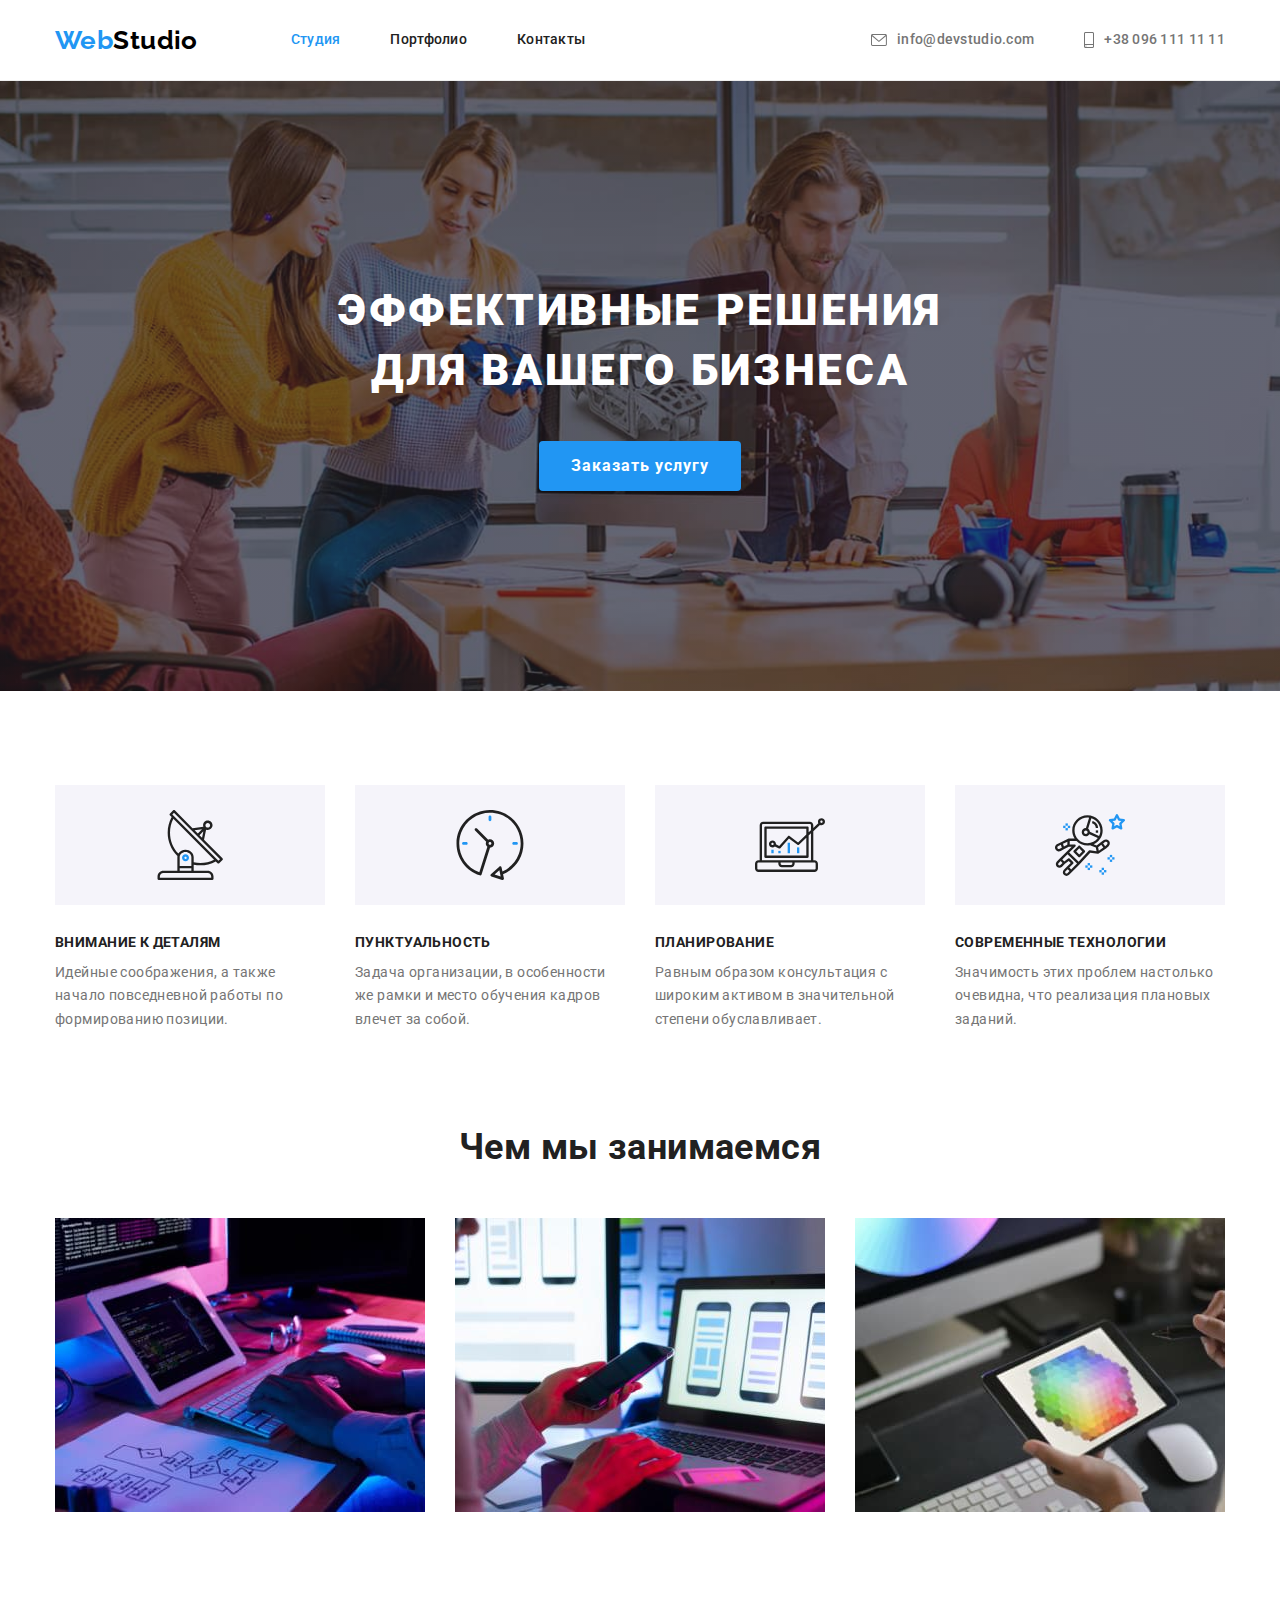
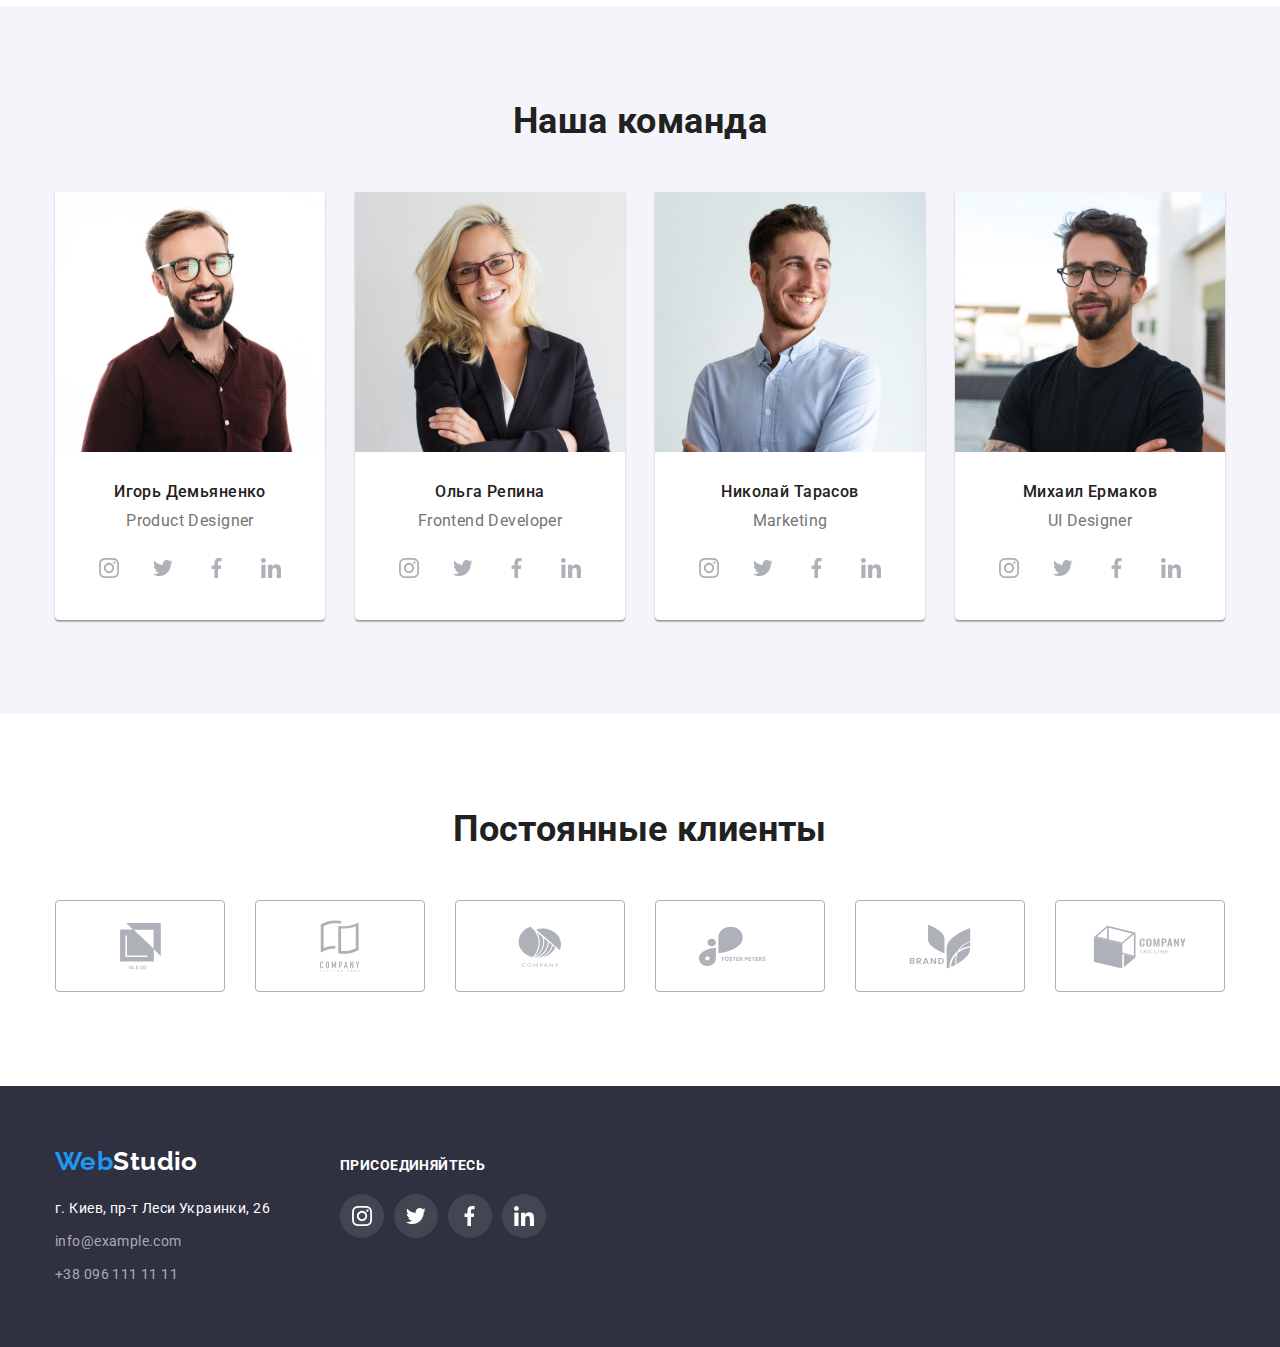
<file: index.html>
<!DOCTYPE html>
<html lang="ru">
  <head>
    <meta charset="UTF-8" />
    <meta http-equiv="X-UA-Compatible" content="IE=edge" />
    <meta name="viewport" content="width=device-width, initial-scale=1.0" />
    <title>WebStudio - главная</title>
    <link
      href="https://fonts.googleapis.com/css2?family=Raleway:wght@700&family=Roboto:wght@400;500;700;900&display=swap"
      rel="stylesheet"
    />
    <link
      rel="stylesheet"
      href="https://cdnjs.cloudflare.com/ajax/libs/modern-normalize/1.1.0/modern-normalize.min.css"
    />
    <link rel="stylesheet" href="./css/styles.css" />
  </head>

  <body>
    <!============== Navigation ===============>
    <header class="header">
      <div class="container menu">
        <nav class="nav">
          <a href="./index.html" class="logo-header logo-flex">Web<span>Studio</span></a>
          <ul class="nav-flex">
            <li><a href="./index.html" class="link current">Студия</a></li>
            <li><a href="./portfolio.html" class="link">Портфолио</a></li>
            <li><a href="#" class="link">Контакты</a></li>
          </ul>
        </nav>
        <ul class="list contact-flex">
          <li><a href="mailto:info@devstudio.com" class="link mail">
            <svg class="icon-mail">
              <use href="./images/icon.svg#icon-mail" ></use>
            </svg> info@devstudio.com</a></li>
          <li><a href="tel:+380961111111" class="link phone">
            <svg class="icon-phone">
              <use href="./images/icon.svg#icon-smartphone"></use>
            </svg> +38 096 111 11 11</a></li>
        </ul>
      </div>
    </header>

    <main>
      <!============== Hero =============>
      <section class="section-hero overlay">
        <div class="container">
          <h1 class="title">Эффективные решения для вашего бизнеса</h1>
          <button type="button" class="main-button">Заказать услугу</button>
        </div>
      </section>
      <!========= Benefits =========>
      <section class="section-benefits">
        <div class="container">
          <h2 class="title-none">Наши приимущества</h2>
          <ul class="benefits-flex">
            <li class="list-benefits">
              <div class="icon">
                <svg class="antena">
                  <use href="./images/icon.svg#icon-antena"></use>
                </svg>
              </div>
              <h3 class="title title-benefits">Внимание к деталям</h3>
              <p>
                Идейные соображения, а также начало повседневной работы по формированию позиции.
              </p>
            </li>
            <li class="list-benefits">
              <div class="icon">
                <svg class="clock"><use href="./images/icon.svg#icon-clock"></use></svg>
              </div>
              <h3 class="title title-benefits">Пунктуальность</h3>
              <p>
                Задача организации, в особенности же рамки и место обучения кадров влечет за собой.
              </p>
            </li>
            <li class="list-benefits">
              <div class="icon">
                <svg class="diagram"><use href="./images/icon.svg#icon-diagram"></use></svg>
              </div>
              <h3 class="title title-benefits">Планирование</h3>
              <p>
                Равным образом консультация с широким активом в значительной степени обуславливает.
              </p>
            </li>
            <li class="list-benefits">
              <div class="icon">
                <svg class="astronaut"><use href="./images/icon.svg#icon-astronaut"></use></svg>
              </div>
              <h3 class="title title-benefits">Современные технологии</h3>
              <p>Значимость этих проблем настолько очевидна, что реализация плановых заданий.</p>
            </li>
          </ul>
        </div>
      </section>
      <!========= About us =========>
      <section class="section-about">
        <div class="container">
          <h2 class="title">Чем мы занимаемся</h2>

          <ul class="about-flex">
            <li>
              <img src="./images/img.jpg" alt="Набирает текст на клавиатуре" width="370" />
            </li>
            <li>
              <img src="./images/img1.jpg" alt="Держит телефон в руке" width="370" />
            </li>
            <li>
              <img src="./images/img2.jpg" alt="Держит планшет в руках" width="370" />
            </li>
          </ul>
        </div>
      </section>
      <!=========== Team =============>
      <section class="section-team">
        <h2 class="section-title">Наша команда</h2>

        <div class="container">
          <ul class="team-flex">
            <li class="team-cards">
              <img src="./images/ihor.jpg" alt="Игорь Демьяненко" width="270" />
              <div class="card">
                <h3 class="title">Игорь Демьяненко</h3>
                <p class="text-team" lang="en">Product Designer</p>
                <ul class="social-box-list">
                  <li>
                    <a class="social-box-link" href="#">
                      <svg lang="en" aria-label="instagram icon" class="social-icon">
                        <use href="./images/icon.svg#icon-instagram"></use>
                      </svg>
                    </a>
                  </li>
                  <li>
                    <a class="social-box-link" href="">
                      <svg lang="en" aria-label="twiter icon" class="social-icon">
                        <use href="./images/icon.svg#icon-twiter"></use>
                      </svg>
                    </a>
                  </li>
                  <li>
                    <a class="social-box-link" href="">
                      <svg lang="en" aria-label="facebook icon" class="social-icon">
                        <use href="./images/icon.svg#icon-facebook"></use>
                      </svg>
                    </a>
                  </li>
                  <li>
                    <a class="social-box-link" href="">
                      <svg lang="en" aria-label="linkedin icon" class="social-icon">
                        <use href="./images/icon.svg#icon-linkedin"></use>
                      </svg>
                    </a>
                  </li>
                </ul>
              </div>
            </li>
            <li class="team-cards">
              <img src="./images/olga.jpg" alt="Ольга Репина" width="270" />
              <div class="card">
                <h3 class="title">Ольга Репина</h3>
                <p class="text-team" lang="en">Frontend Developer</p>
                <ul class="social-box-list">
                  <li>
                    <a class="social-box-link" href="#">
                      <svg lang="en" aria-label="instagram icon" class="social-icon">
                        <use href="./images/icon.svg#icon-instagram"></use>
                      </svg>
                    </a>
                  </li>
                  <li>
                    <a class="social-box-link" href="">
                      <svg lang="en" aria-label="twiter icon" class="social-icon">
                        <use href="./images/icon.svg#icon-twiter"></use>
                      </svg>
                    </a>
                  </li>
                  <li>
                    <a class="social-box-link" href="">
                      <svg lang="en" aria-label="facebook icon" class="social-icon">
                        <use href="./images/icon.svg#icon-facebook"></use>
                      </svg>
                    </a>
                  </li>
                  <li>
                    <a class="social-box-link" href="">
                      <svg lang="en" aria-label="linkedin icon" class="social-icon">
                        <use href="./images/icon.svg#icon-linkedin"></use>
                      </svg>
                    </a>
                  </li>
                </ul>
              </div>
            </li>
            <li class="team-cards">
              <img src="./images/nikola.jpg" alt="Николай Тарасов" width="270" />
              <div class="card">
                <h3 class="title">Николай Тарасов</h3>
                <p class="text-team" lang="en">Marketing</p>
                <ul class="social-box-list">
                  <li>
                    <a class="social-box-link" href="#">
                      <svg lang="en" aria-label="instagram icon" class="social-icon">
                        <use href="./images/icon.svg#icon-instagram"></use>
                      </svg>
                    </a>
                  </li>
                  <li>
                    <a class="social-box-link" href="">
                      <svg lang="en" aria-label="twiter icon" class="social-icon">
                        <use href="./images/icon.svg#icon-twiter"></use>
                      </svg>
                    </a>
                  </li>
                  <li>
                    <a class="social-box-link" href="">
                      <svg lang="en" aria-label="facebook icon" class="social-icon">
                        <use href="./images/icon.svg#icon-facebook"></use>
                      </svg>
                    </a>
                  </li>
                  <li>
                    <a class="social-box-link" href="">
                      <svg lang="en" aria-label="linkedin icon" class="social-icon">
                        <use href="./images/icon.svg#icon-linkedin"></use>
                      </svg>
                    </a>
                  </li>
                </ul>
              </div>
            </li>
            <li class="team-cards">
              <img src="./images/mihail.jpg" alt="Михил Ермаков" width="270" />
              <div class="card">
                <h3 class="title">Михаил Ермаков</h3>
                <p class="text-team" lang="en">UI Designer</p>
                <ul class="social-box-list">
                  <li>
                    <a class="social-box-link" href="#">
                      <svg lang="en" aria-label="instagram icon" class="social-icon">
                        <use href="./images/icon.svg#icon-instagram"></use>
                      </svg>
                    </a>
                  </li>
                  <li>
                    <a class="social-box-link" href="">
                      <svg lang="en" aria-label="twiter icon" class="social-icon">
                        <use href="./images/icon.svg#icon-twiter"></use>
                      </svg>
                    </a>
                  </li>
                  <li>
                    <a class="social-box-link" href="">
                      <svg lang="en" aria-label="facebook icon" class="social-icon">
                        <use href="./images/icon.svg#icon-facebook"></use>
                      </svg>
                    </a>
                  </li>
                  <li>
                    <a class="social-box-link" href="">
                      <svg lang="en" aria-label="linkedin icon" class="social-icon">
                        <use href="./images/icon.svg#icon-linkedin"></use>
                      </svg>
                    </a>
                  </li>
                </ul>
              </div>
            </li>
          </ul>
        </div>
      </section>
      <!============ Clients ===========>
      <section class="section-clients">
        <h2 class="section-title">Постоянные клиенты</h2>
        <div class="container">
          <ul class="list-clients">
            <li class="list-clients-item">
              <a class="list-link-clients" href="#">
                <svg  aria-label="логотип постоянного клиента" class="clients-icon client-icon-one">
                  <use href="./images/icon.svg#icon-client1"></use>
                </svg>
              </a>
            </li>
            <li class="list-clients-item">
              <a class="list-link-clients" href="#">
                <svg  aria-label="логотип постоянного клиента" class="clients-icon client-icon-two">
                  <use href="./images/icon.svg#icon-client2"></use>
                </svg>
              </a>
            </li>
            <li class="list-clients-item">
              <a class="list-link-clients" href="#">
                <svg  aria-label="логотип постоянного клиента" class="clients-icon client-icon-three">
                  <use href="./images/icon.svg#icon-client3"></use>
                </svg>
              </a>
            </li>
            <li class="list-clients-item">
              <a class="list-link-clients" href="#">
                <svg  aria-label="логотип постоянного клиента" class="clients-icon client-icon-four">
                  <use href="./images/icon.svg#icon-client4"></use>
                </svg>
              </a>
            </li>
            <li class="list-clients-item">
              <a class="list-link-clients" href="#">
                <svg  aria-label="логотип постоянного клиента" class="clients-icon client-icon-five">
                  <use href="./images/icon.svg#icon-client5"></use>
                </svg>
              </a>
            </li>
            <li class="list-clients-item">
              <a class="list-link-clients" href="#">
                <svg  aria-label="логотип постоянного клиента" class="clients-icon client-icon-sex">
                  <use href="./images/icon.svg#icon-client6"></use>
                </svg>
              </a>
            </li>
          </ul>
        </div>
      </section>
    </main>
    <!============= Footer ============>
    <footer class="footer">
      <div class="container">
        <div class="footer-main-box">
          <a href="./index.html" class="logo-footer">Web<span>Studio</span></a>
          <address>
            <ul class="list-footer">
              <li class="footer-link">
                <a
                  class="maps-link"
                  href="https://goo.gl/maps/nKGTYEwU94ANi7mf6"
                  target="_blank"
                  rel="noopener noreferrer nofollow"
                  >г. Киев, пр-т Леси Украинки, 26</a
                >
              </li>
              <li class="footer-link">
                <a href="mailto:info@example.com" class="address-link">info@example.com</a>
              </li>
              <li class="footer-link">
                <a href="tel:+380961111111" class="address-link">+38 096 111 11 11</a>
              </li>
            </ul>
          </address>
        </div>
        <div class="footer-secondary-box">
          <p class="title-footer">присоединяйтесь</p>
          <ul class="social-box-list">
                  <li>
                    <a class="social-box-link" href="#">
                      <svg lang="en" aria-label="instagram icon" class="social-icon">
                        <use href="./images/icon.svg#icon-instagram"></use>
                      </svg>
                    </a>
                  </li>
                  <li>
                    <a class="social-box-link" href="">
                      <svg lang="en" aria-label="twiter icon" class="social-icon">
                        <use href="./images/icon.svg#icon-twiter"></use>
                      </svg>
                    </a>
                  </li>
                  <li>
                    <a class="social-box-link" href="">
                      <svg lang="en" aria-label="facebook icon" class="social-icon">
                        <use href="./images/icon.svg#icon-facebook"></use>
                      </svg>
                    </a>
                  </li>
                  <li>
                    <a class="social-box-link" href="">
                      <svg lang="en" aria-label="linkedin icon" class="social-icon">
                        <use href="./images/icon.svg#icon-linkedin"></use>
                      </svg>
                    </a>
                  </li>
                </ul>
        </div>
      </div>
    </footer>
  </body>
</html>
</file>
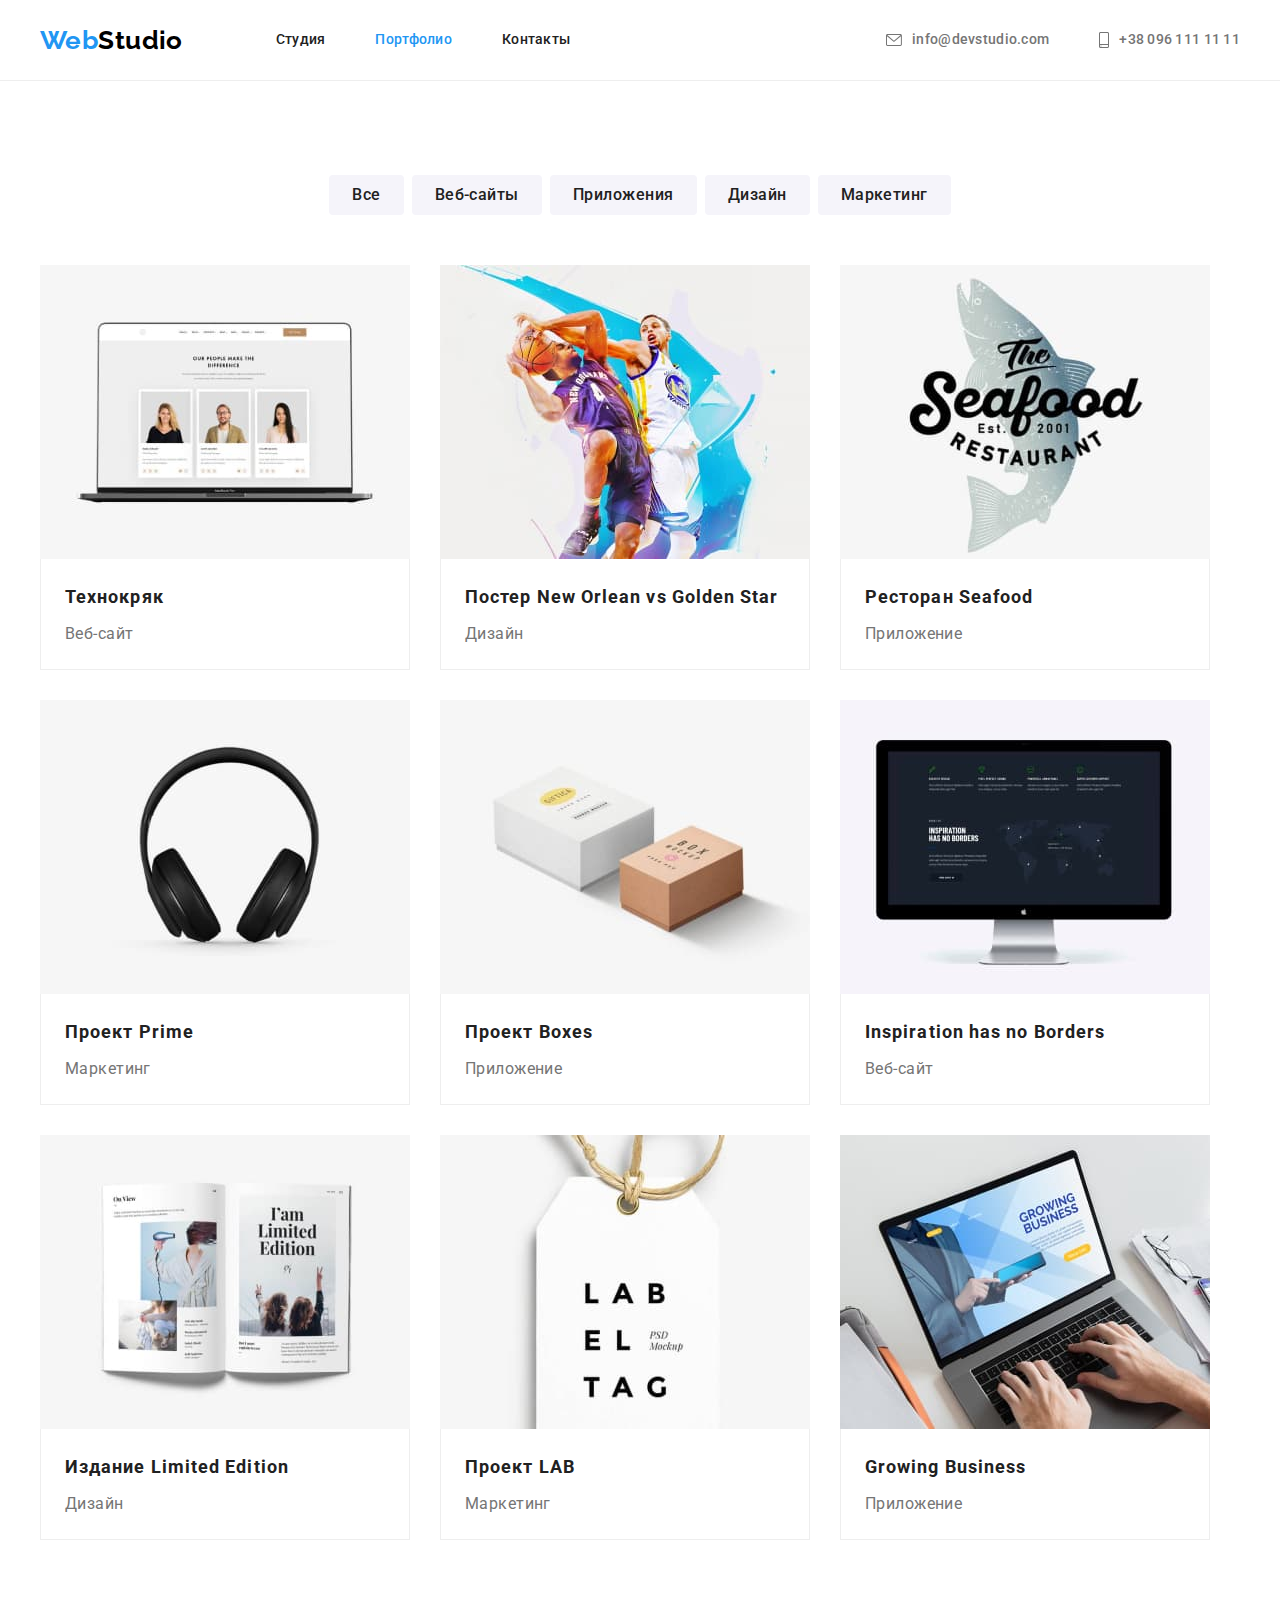
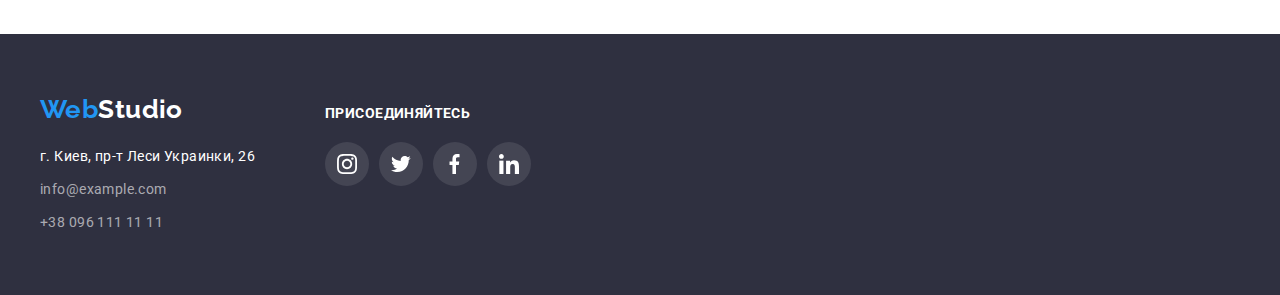
<file: portfolio.html>
<!DOCTYPE html>
<html lang="ru">
  <head>
    <meta charset="UTF-8" />
    <meta http-equiv="X-UA-Compatible" content="IE=edge" />
    <meta name="viewport" content="width=device-width, initial-scale=1.0" />
    <title>WebStudio - портфолио</title>
    <link
      href="https://fonts.googleapis.com/css2?family=Raleway:wght@700&family=Roboto:wght@400;500;700;900&display=swap"
      rel="stylesheet"
    />
    <link rel="stylesheet" href="./css/styles.css" />
  </head>

  <body>
    <!============ Navigation =============>
    <header class="header">
      <div class="container menu">
        <nav class="nav">
          <a href="./index.html" class="logo-header logo-flex">Web<span>Studio</span></a>
          <ul class="nav-flex">
            <li><a href="./index.html" class="link">Студия</a></li>
            <li><a href="./portfolio.html" class="link current">Портфолио</a></li>
            <li><a href="#" class="link">Контакты</a></li>
          </ul>
        </nav>
        <ul class="list contact-flex">
          <li><a href="mailto:info@devstudio.com" class="link mail">
            <svg class="icon-mail">
              <use href="./images/icon.svg#icon-mail" ></use>
            </svg> info@devstudio.com</a></li>
          <li><a href="tel:+380961111111" class="link phone">
            <svg class="icon-phone">
              <use href="./images/icon.svg#icon-smartphone"></use>
            </svg> +38 096 111 11 11</a></li>
        </ul>
      </div>
    </header>

    <main>
      <!========= Filter ==========>
      <section class="portfolio">
        <h1 class="title-none">Наш портфолио</h1>
        <div class="container">
          <ul class="btn-filter">
            <li><button class="button-filter" type="button">Все</button></li>
            <li><button class="button-filter" type="button">Веб-сайты</button></li>
            <li><button class="button-filter" type="button">Приложения</button></li>
            <li><button class="button-filter" type="button">Дизайн</button></li>
            <li><button class="button-filter" type="button">Маркетинг</button></li>
          </ul>
          <div class="cards-filter">
            <ul class="list-card">
              <li>
                <a class="list-card-link" href=""
                  ><img
                    src="./images/portfolio1.jpg"
                    alt="Демонстрация веб-сайта на ноутбуке"
                    width="370"
                  />
                  <div class="card-filter">
                    <h2 class="filter-title">Технокряк</h2>
                    <p class="text-card">Веб-сайт</p>
                  </div>
                </a>
              </li>
              <li>
                <a class="list-card-link" href=""
                  ><img
                    src="./images/portfolio2.jpg"
                    alt="Постер на котором изображены два баскетболиста"
                    width="370"
                  />
                  <div class="card-filter">
                    <h2 class="filter-title">Постер New Orlean vs Golden Star</h2>
                    <p class="text-card">Дизайн</p>
                  </div>
                </a>
              </li>
              <li>
                <a class="list-card-link" href=""
                  ><img src="./images/portfolio3.jpg" alt="Логотип ресторана" width="370" />
                  <div class="card-filter">
                    <h2 lang="en" class="filter-title">Ресторан Seafood</h2>
                    <p class="text-card">Приложение</p>
                  </div>
                </a>
              </li>
              <li>
                <a class="list-card-link" href=""
                  ><img src="./images/portfolio4.jpg" alt="Наушники" width="370" />
                  <div class="card-filter">
                    <h2 lang="en" class="filter-title">Проект Prime</h2>
                    <p class="text-card">Маркетинг</p>
                  </div>
                </a>
              </li>
              <li>
                <a class="list-card-link" href=""
                  ><img src="./images/portfolio5.jpg" alt="Две коробки на столе" width="370" />
                  <div class="card-filter">
                    <h2 lang="en" class="filter-title">Проект Boxes</h2>
                    <p class="text-card">Приложение</p>
                  </div>
                </a>
              </li>
              <li>
                <a class="list-card-link" href=""
                  ><img
                    src="./images/portfolio6.jpg"
                    alt="Демонстрация веб-сайта на мониторе"
                    width="370"
                  />
                  <div class="card-filter">
                    <h2 lang="en" class="filter-title">Inspiration has no Borders</h2>
                    <p class="text-card">Веб-сайт</p>
                  </div>
                </a>
              </li>
              <li>
                <a class="list-card-link" href=""
                  ><img
                    src="./images/portfolio7.jpg"
                    alt="Развернутая книга на столе"
                    width="370"
                  />
                  <div class="card-filter">
                    <h2 lang="en" class="filter-title">Издание Limited Edition</h2>
                    <p class="text-card">Дизайн</p>
                  </div>
                </a>
              </li>
              <li>
                <a class="list-card-link" href=""
                  ><img src="./images/portfolio8.jpg" alt="Бирка для одежды" width="370" />
                  <div class="card-filter">
                    <h2 lang="en" class="filter-title">Проект LAB</h2>
                    <p class="text-card">Маркетинг</p>
                  </div>
                </a>
              </li>
              <li>
                <a class="list-card-link" href=""
                  ><img
                    src="./images/portfolio9.jpg"
                    alt="парень набирает текст на ноутбуке"
                    width="370"
                  />
                  <div class="card-filter">
                    <h2 lang="en" class="filter-title">Growing Business</h2>
                    <p class="text-card">Приложение</p>
                  </div>
                </a>
              </li>
            </ul>
          </div>
        </div>
      </section>
    </main>

    <!=========== Footer =============>
    <footer class="footer">
      <div class="container">
        <div class="footer-main-box">
          <a href="./index.html" class="logo-footer">Web<span>Studio</span></a>
          <address>
            <ul class="list-footer">
              <li class="footer-link">
                <a
                  class="maps-link"
                  href="https://goo.gl/maps/nKGTYEwU94ANi7mf6"
                  target="_blank"
                  rel="noopener noreferrer nofollow"
                  >г. Киев, пр-т Леси Украинки, 26</a
                >
              </li>
              <li class="footer-link">
                <a href="mailto:info@example.com" class="address-link">info@example.com</a>
              </li>
              <li class="footer-link">
                <a href="tel:+380961111111" class="address-link">+38 096 111 11 11</a>
              </li>
            </ul>
          </address>
        </div>
        <div class="footer-secondary-box">
          <p class="title-footer">присоединяйтесь</p>
          <ul class="social-box-list">
                  <li>
                    <a class="social-box-link" href="#">
                      <svg lang="en" aria-label="instagram icon" class="social-icon">
                        <use href="./images/icon.svg#icon-instagram"></use>
                      </svg>
                    </a>
                  </li>
                  <li>
                    <a class="social-box-link" href="">
                      <svg lang="en" aria-label="twiter icon" class="social-icon">
                        <use href="./images/icon.svg#icon-twiter"></use>
                      </svg>
                    </a>
                  </li>
                  <li>
                    <a class="social-box-link" href="">
                      <svg lang="en" aria-label="facebook icon" class="social-icon">
                        <use href="./images/icon.svg#icon-facebook"></use>
                      </svg>
                    </a>
                  </li>
                  <li>
                    <a class="social-box-link" href="">
                      <svg lang="en" aria-label="linkedin icon" class="social-icon">
                        <use href="./images/icon.svg#icon-linkedin"></use>
                      </svg>
                    </a>
                  </li>
                </ul>
        </div>
      </div>
    </footer>
  </body>
</html>
</file>
<file: css/styles.css>
/* current - подсвечивает текущую страницу */

:root {
  --main-color-text: #757575; /* основной цвет текста */
  --title-text-color: #212121; /* Цвет заголовков и навигации */
  --hero-color: #ffffff; /* Hero  color */
  --logo-color: #2196f3; /* основной цвет логотипа */
  --head-logo-color: #000000; /* цвет логотипа щапка */
  --footer-logo-color: #ffffff; /* цвет логотипа подвал*/
  --button-background: #2196f3; /* цвет заливки кнопки */
  --hero-bg-color: #2f303a; /* цвет заливки героя */
  --bg-header: #ffffff; /* BG цвет шапки */
  --bg-footer-hero: #2f3040; /* BG цвет подвала */
  --bg-section: #f5f4fa; /* BG темный цвет секций  */
  --bg-section-light: #e5e5e5; /* BG светлый цвет секций  */
  --nav-hover-color: #2196f3; /* цвет ховера  */
  --address-color: rgba(255, 255, 255, 0.6); /* цвет адреса в подвале  */
  --hover-button: #188ce8;
  --color-border: #eeeeee;
  --bg-portfolio: #ffffff;
  --bg-icon: #f5f4fa;
  --icon-color: #afb1b8;
}

h1,
h2,
h3,
h4,
p {
  margin: 0;
}

img {
  display: block;
}

body {
  margin: 0;
  border: 0;

  font-family: 'Roboto', sans-serif;
  font-size: 14px;
  line-height: 1.7;
  letter-spacing: 0.03em;
  color: var(--main-color-text);
  background-color: var(--bg-header);
}
header {
  border-bottom: 1px solid var(--color-border);
}

a {
  text-decoration: none;
}

ul {
  list-style: none;
  margin: 0;
  padding: 0;
}
footer {
  background-color: var(--bg-footer-hero);
}

button {
  display: inline-block;
  border: 1px solid transparent;
  border-radius: 4px;

  font-family: inherit;
  font-size: 16px;
  align-items: center;
  text-align: center;
  cursor: pointer;
}

.title,
.section-title {
  color: var(--title-text-color);
}

.container {
  width: 1200px;
  margin-left: auto;
  margin-right: auto;
  padding-left: 15px;
  padding-right: 15px;
}
/* ======== HOVER and FOCUS ========== */
.header .link:hover,
.address-link:hover,
.maps-link:hover,
.header .link:focus,
.address-link:focus,
.maps-link:focus,
.nav .link.current {
  color: var(--nav-hover-color);
}
/*============ logo ==============*/
.logo-header,
.logo-footer {
  font-family: 'Raleway', sans-serif;
  font-style: normal;
  font-weight: 700;
  font-size: 26px;
  line-height: 1.19;
  text-decoration: none;
  color: var(--logo-color);
}
.logo-header span {
  color: var(--head-logo-color);
}
.logo-footer span {
  color: var(--footer-logo-color);
}
/*=========== navigation ==============*/
.nav {
  display: flex;
  align-items: center;
}
.logo-flex {
  margin-right: 93px;
}
.nav-flex {
  display: flex;
  gap: 50px;
}

.contact-flex {
  display: flex;
  gap: 50px;
  margin-left: auto;
  align-items: center;
}
.menu {
  display: flex;
  align-items: center;
}

.nav .link {
  display: inline-block;
  padding-top: 32px;
  padding-bottom: 32px;

  font-weight: 500;
  font-size: 14px;
  line-height: 1.14;
  letter-spacing: 0.02em;
  text-decoration: none;
  color: var(--title-text-color);
}

.list .link {
  display: flex;
  align-items: center;
  padding-top: 32px;
  padding-bottom: 32px;

  font-weight: 500;
  font-size: 14px;
  line-height: 1.14;
  letter-spacing: 0.02em;
  text-decoration: none;
  color: var(--main-color-text);
}

.icon-mail {
  margin-right: 10px;
  width: 16px;
  height: 12px;
  fill: var(--main-color-text);
}



.icon-phone {
  margin-right: 10px;
  width: 10px;
  height: 16px;
  fill: var(--main-color-text);
}
.header .link:hover .icon-phone,
.header .link:focus .icon-phone,
.header .link:hover .icon-mail,
.header .link:focus .icon-mail {
  fill: var(--nav-hover-color);
}
/*============HERO===========*/

.section-hero {
  padding-top: 200px;
  padding-bottom: 200px;
  text-align: center;
}

/* ========== Overlay =========== */

.overlay {
  max-width: 1600px;
  min-height: 600px;
  margin-left: auto;
  margin-right: auto;

  background: #c4c4c4;
  background-image: linear-gradient(to left, rgba(47, 48, 58, 0.4), rgba(47, 48, 58, 0.4)),
    url(../images/bg-hero.jpg);
  background-position: center;
  background-size: cover;
}
.section-hero .title {
  margin-left: auto;
  margin-right: auto;
  margin-bottom: 40px;

  width: 696px;
  border-top: 200px;
  font-weight: 900;
  font-size: 44px;
  line-height: 1.36;
  text-align: center;
  letter-spacing: 0.06em;
  text-transform: uppercase;
  color: var(--hero-color);
}

/*============Button-main===========*/

.main-button {
  padding: 10px 32px;
  min-width: 200px;

  font-weight: 700;
  line-height: 1.88;
  letter-spacing: 0.06em;
  background-color: var(--button-background);
  color: var(--hero-color);
  box-shadow: 0px 4px 4px rgba(0, 0, 0, 0.15);
  border: 0ch;
}

.main-button:hover,
.main-button.link:focus {
  background-color: var(--hover-button);
}

/*=========Benefits section===========*/

.section-benefits {
  padding-top: 94px;
}

.section-benefits .title {
  margin-bottom: 10px;

  font-size: 14px;
  line-height: 1.14;
  text-transform: uppercase;
}
.section-benefits > p {
  margin-bottom: 94px;
}

.benefits-flex {
  display: flex;
  gap: 30px;
}

.icon {
  display: flex;
  width: 270px;
  height: 120px;
  margin-bottom: 30px;
  justify-content: center;
  align-items: center;

  background-color: var(--bg-icon);
}
.antena,
.clock,
.diagram,
.astronaut {
  width: 70px;
  height: 70px;
}

/*=========About section=========*/

.section-about {
  padding-top: 94px;
  padding-bottom: 94px;

  text-align: center;
}
.section-about .title {
  margin-bottom: 50px;

  font-size: 36px;
  line-height: 1.17;
  text-align: center;
}

.about-flex {
  display: flex;
  gap: 30px;
}

/*===========section-team=============*/

.team-flex {
  display: flex;
  gap: 30px;
}

.section-team .section-title,
.section-clients .section-title {
  margin-bottom: 50px;

  font-size: 36px;
  line-height: 1.17;
  text-align: center;
}
.section-team .title {
  font-weight: 500;
  font-size: 16px;
  line-height: 1.19;
}

.section-team p {
  font-size: 16px;
  line-height: 1.19;
}

.section-team {
  padding-top: 94px;
  padding-bottom: 94px;

  text-align: center;
  background-color: var(--bg-section);
}

.team-cards {
  width: 270px;

  border-radius: 0px 0px 4px 4px;
  background-color: var(--bg-header);
  box-shadow: 0px 1px 3px rgba(0, 0, 0, 0.12), 0px 1px 1px rgba(0, 0, 0, 0.14),
    0px 2px 1px rgba(0, 0, 0, 0.2);
}

.card {
  padding: 30px;
}

.card .title {
  margin-bottom: 10px;
}
.team {
  display: flex;
  flex-direction: row;
}
.text-team{
  margin-bottom: 16px;
}

.social-box {
  padding-top: 16px;
  padding-bottom: 30px;
}

.social-box-list {
  display: flex;
  column-gap: 10px;
  justify-content: center;
}

.social-box-link {
  display: flex;
  width: 44px;
  height: 44px;
  border-radius: 50%;
  align-items: center;
  justify-content: center;
}

.social-box-link:hover,
.social-box-link:focus {
  background-color: var(--nav-hover-color);
}

.social-box-link:hover .social-icon,
.social-box-link:focus .social-icon {
  fill: var(--hero-color);
}

.social-icon {
  width: 20px;
  height: 20px;
  fill: var(--icon-color);
}

/* ============ Clients =========== */

.section-clients {
  padding-top: 94px;
  padding-bottom: 94px;
}

.list-clients {
  display: flex;
  gap: 30px;
}

.list-link-clients {
  display: flex;
  align-items: center;
  justify-content: center;
  border: 1px solid #afb1b8;
  border-radius: 4px;
  width: 170px;
  height: 92px;
}

.clients-icon {
  fill: var(--icon-color);
}

.list-link-clients:hover,
.list-link-clients:focus {
  border-color: var(--nav-hover-color);
}

.list-link-clients:hover .clients-icon,
.list-link-clients:focus .clients-icon {
  fill: var(--nav-hover-color);
}

.client-icon-one {
  width: 41px;
  height: 46.7px;
}

.client-icon-two {
  width: 40px;
  height: 52px;
}

.client-icon-three {
  width: 43.46px;
  height: 41.18px;
}

.client-icon-four {
  width: 84.44px;
  height: 40.62px;
}

.client-icon-five {
  width: 62.54px;
  height: 45.43px;
}

.client-icon-sex {
  width: 93.79px;
  height: 43.93px;
}
/*============footer============*/

.footer {
  padding-top: 60px;
  padding-bottom: 60px;
}

.address-link,
.maps-link {
  display: block;

  font-size: 14px;
  line-height: 1.71;
  font-style: normal;
  text-decoration: none;
}

.logo-footer {
  display: inline-block;
  margin-bottom: 20px;
}

.maps-link {
  color: var(--hero-color);
}
.address-link {
  color: var(--address-color);
}

.footer-link:not(:last-child) {
  margin-bottom: 9px;
}

.footer-secondary-box .social-icon {
  width: 20px;
  height: 20px;
  fill: var(--footer-logo-color);
}

.footer-secondary-box .social-box-link {
  background: rgba(255, 255, 255, 0.1);
}

.social-box-link:hover,
.social-box-link:focus {
  background-color: var(--nav-hover-color);
}

.social-box-link:hover .social-icon,
.social-box-link:focus .social-icon {
  fill: var(--hero-color);
}

.title-footer {
  margin-bottom: 20px;

  font-weight: 700;
  font-size: 14px;
  line-height: 1.14;
  letter-spacing: 0.03em;
  text-transform: uppercase;
  color: var(--hero-color);
}

.footer .container {
  display: flex;
  align-items: baseline;
}
.footer-main-box {
  margin-right: 70px;
}

/*===========Portfolio============*/

.portfolio {
  padding-top: 94px;
  padding-bottom: 94px;

  background-color: var(--bg-portfolio);
}
.title-none {
  position: absolute;
  white-space: nowrap;
  width: 1px;
  height: 1px;
  overflow: hidden;
  border: 0;
  padding: 0;
  clip: rect(0 0 0 0);
  clip-path: inset(50%);
  margin: -1px;
}
.btn-filter {
  display: flex;
  justify-content: center;
  margin-bottom: 50px;
  gap: 8px;
}

.button-filter {
  padding: 6px 22px;

  font-weight: 500;
  line-height: 1.62;
  letter-spacing: 0.03em;
  border-color: transparent;
  color: var(--title-text-color);
  background-color: var(--bg-section);
}

.cards-filter .list-card {
  display: flex;
  flex-wrap: wrap;
  gap: 30px;
}

.card-filter {
  padding: 20px 24px;
  border-left: 1px solid var(--color-border);
  border-right: 1px solid var(--color-border);
  border-bottom: 1px solid var(--color-border);
}
.button-filter:hover,
.button-filter:focus {
  background-color: var(--button-background);
  color: var(--hero-color);
  box-shadow: 0px 3px 1px rgba(0, 0, 0, 0.1), 0px 1px 2px rgba(0, 0, 0, 0.08),
    0px 2px 2px rgba(0, 0, 0, 0.12);
}

.list-card-link{
  display: block;
}
.list-card-link:hover,
.list-card-link:focus {
  box-shadow: 0px 1px 1px rgba(0, 0, 0, 0.12), 0px 4px 4px rgba(0, 0, 0, 0.06),
    1px 4px 6px rgba(0, 0, 0, 0.16);
}

.filter-title {
  margin-bottom: 4px;

  font-size: 18px;
  line-height: 2;
  letter-spacing: 0.06em;
  color: var(--title-text-color);
}

.text-card{
  font-size: 16px;
  line-height: 1.88;
  color: var(--main-color-text);
}
</file>
